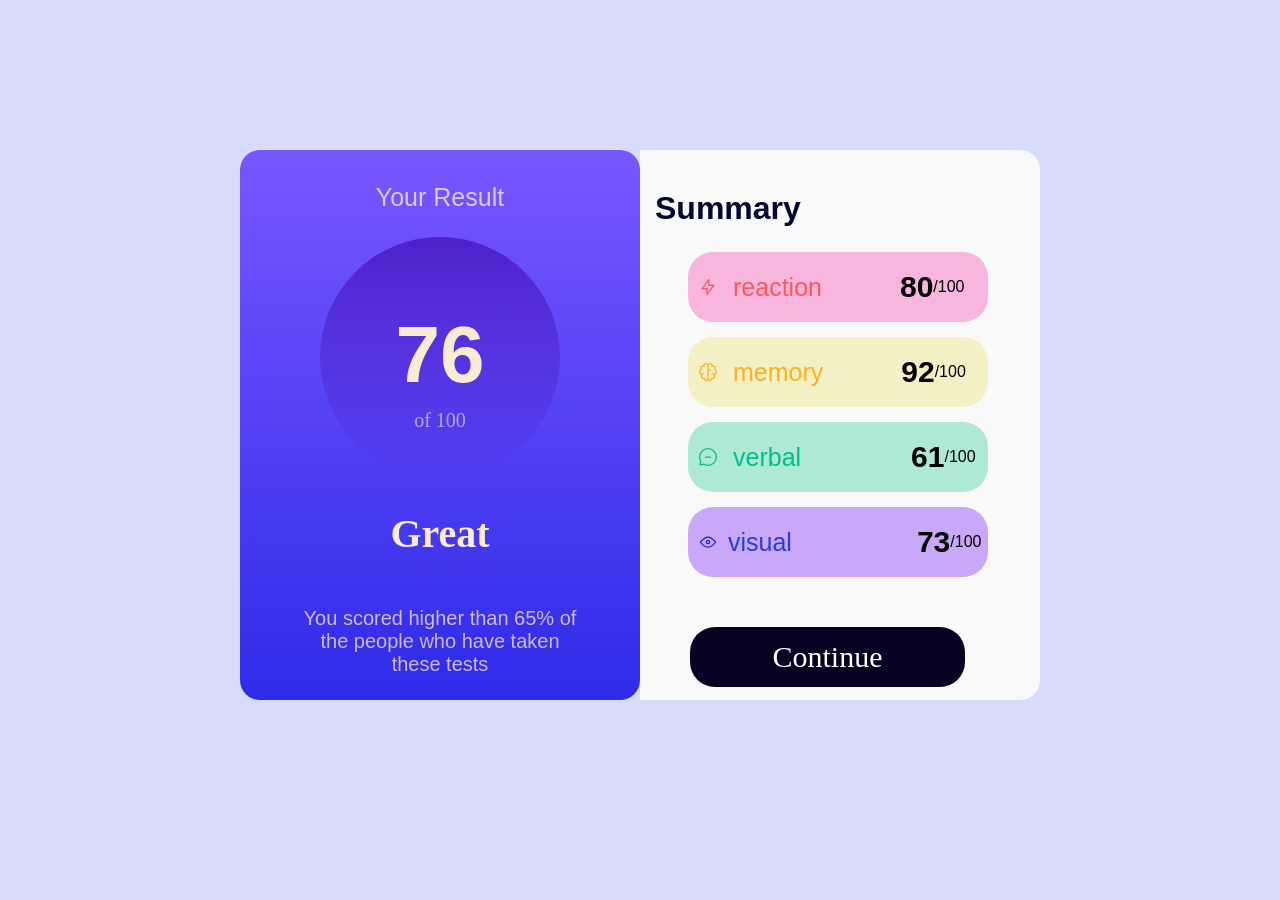
<file: index.html>
<html>
    <head>
        <title>score card</title>
        <link rel="stylesheet"href="scorebox.css">
    </head>
    <body style="background-color: rgb(215, 220, 250);">
        <div id="all">
        <div id="scorebox1">
            <div id="result">
                <h3 style="font-family:'Gill Sans', 'Gill Sans MT', Calibri, 'Trebuchet MS', sans-serif; color: rgba(243, 226, 206, 0.825);font-size: 25px;font-weight: 120;">Your Result</h3>
            </div>
            <div id="circle">
                <div id="circle2">
                <div id="score100">
                <h1 style="font-family:Arial, Helvetica, sans-serif;">76</h1>
                </div>
                <div id="of100">
                <p style="color: rgba(250, 235, 215, 0.61);font-size: 20px;">of 100</p>
                </div>
                </div>
            </div>
            <div id="great">
                <h2 style="color: antiquewhite;font-size:40px;">Great</h2>
            </div>
            <div id="result">
                <h2 style="color:rgba(240, 220, 198, 0.812);font-family:'Gill Sans', 'Gill Sans MT', Calibri, 'Trebuchet MS', sans-serif;font-size: 20px;font-weight:60;">You scored higher than 65% of<br> the people who have taken<br> these tests</h2>
            </div>
        </div>
        <div id="scorebox2">
            <h1 style="color: rgb(6, 6, 52);font-family: Arial, Helvetica, sans-serif; margin: 15px;margin-top: 40px;">Summary</h1>
        <div id="scoresheet">
            <div id="reaction">
                <img class="symbol1"src="icon-reaction.svg"></img>
                <p style="color: hsl(0, 100%, 67%); font-size: 25px;padding: 15px;">reaction</p>
                <p style="font-size: 30px;margin-left: 63px;"><b>80</b></p>
                <p>/100</p>
            </div>
            <div id="memory">  
                <img class="symbol2" src="icon-memory.svg"></img>
                <p style="color: hsl(39, 100%, 56%) ;font-size: 25px;padding: 15px;">memory</p>
                <p style="font-size: 30px;margin-left: 63px;"><b>92</b></p>
                <p>/100</p>
            </div>
            <div id="verbal">
                <img class="symbol3"src="icon-verbal.svg"></img>
                <p style="color:hsl(166, 100%, 37%) ;font-size: 25px;padding: 15px;">verbal</p>
                <p style="font-size: 30px;margin-left: 95px;"><b>61</b></p>
                <p>/100</p>
            </div>
            <div id="visual">
                <img class="symbol4" src="icon-visual.svg"></img>
                <p style="color: hsl(234, 76%, 52%);font-size: 25px;padding: 10px;">visual</p>
                <p style="font-size: 30px;margin-left: 115px;"><b>73</b></p>
                <p>/100</p>
            </div>
        </div>
                <div id="continue">
                    <p style="color: white;">Continue</p>
                </div>
           
        </div>
        </div>
    </body>
</file>
<file: scorebox.css>
#scorebox1{
    background:linear-gradient( hsl(252, 100%, 67%), hsl(241, 81%, 54%));
    width: 400px;
    height: 550px;
    border-radius: 20px;
    display: flex;
    flex-direction: column;
    justify-content: center;
    align-items: center;

}
#scorebox2{
    background-color:rgb(249, 249, 249);
    height: 550px;
    width: 400px;
    border-top-right-radius: 20px;
    border-bottom-right-radius: 20px;
}
#circle{
    border-radius: 50%;
    background:linear-gradient(  hsla(256, 72%, 46%, 1), hsla(241, 72%, 46%, 0));
    width: 200px;
    height: 200px;
    display: flex;
    align-items: center;
    justify-content:center;
    flex-direction: column;
    padding: 20px;
    

}
#all{
    display: flex;
    flex-direction: row;
    justify-content: center;
    margin-top:150px;
    margin-bottom: 150px;

}
.body{
    display: flex;
    align-items:center;
    justify-content:center;
    height: 100vh;
}
#reaction{
    display: flex;
    align-items: center;
    height: 70px;
    width: 300px;
    background-color: hsla(323, 92%, 54%, 0.31);
    margin-left: 30px;
    border-radius: 25px;
    margin-bottom: 15px;
}
.symbol1{
    margin-left: 10px;
}
#memory{
    display: flex;
    align-items: center;
    height: 70px;
    width: 300px;
    background-color:hsla(57, 72%, 65%, 0.351);
    margin-left: 30px;
    border-radius: 25px;
    margin-bottom: 15px;
}
.symbol2{
    margin-left:10px;
}

#verbal{
    display: flex;
    align-items: center;
    height: 70px;
    width: 300px;
    background-color: hsla(157, 84%, 43%, 0.32);
    margin-left: 30px;
    border-radius: 25px;
    margin-bottom: 15px;
}
.symbol3{
    margin-left: 10px;
}
#visual{
    display: flex;
    align-items: center;
    height: 70px;
    width: 300px;
    background-color: hsla(264, 96%, 67%, 0.508);
    margin-left: 30px;
    border-radius: 25px;
    margin-bottom: 30px;
}
.symbol4{
    margin-left: 10px;
}
#scoresheet{
    font-family: 'Segoe UI', Tahoma, Geneva, Verdana, sans-serif;
    font: size 40px;
    padding: 10px;
    align-content: space-around;
    margin-bottom: 10px;
    margin-left: 8px;

    
}
#score100{
    line-height:1;
    font-size: 40px;
    color: antiquewhite;
    margin-bottom: -30px;

}
#of100{
    margin-top: -40px;
    
}
#circle2{
    text-align: center;
}
#continue{
    height:60px ;
    width: 275px;
    border-radius: 25px;
    background-color: rgb(5, 2, 36);
    font-size: 30px;
    align-items: center;
    display: flex;
    justify-content: center;
    margin-left:50px;
    margin-bottom: 20px;
}
#result{
    text-align: center;
}
</file>
